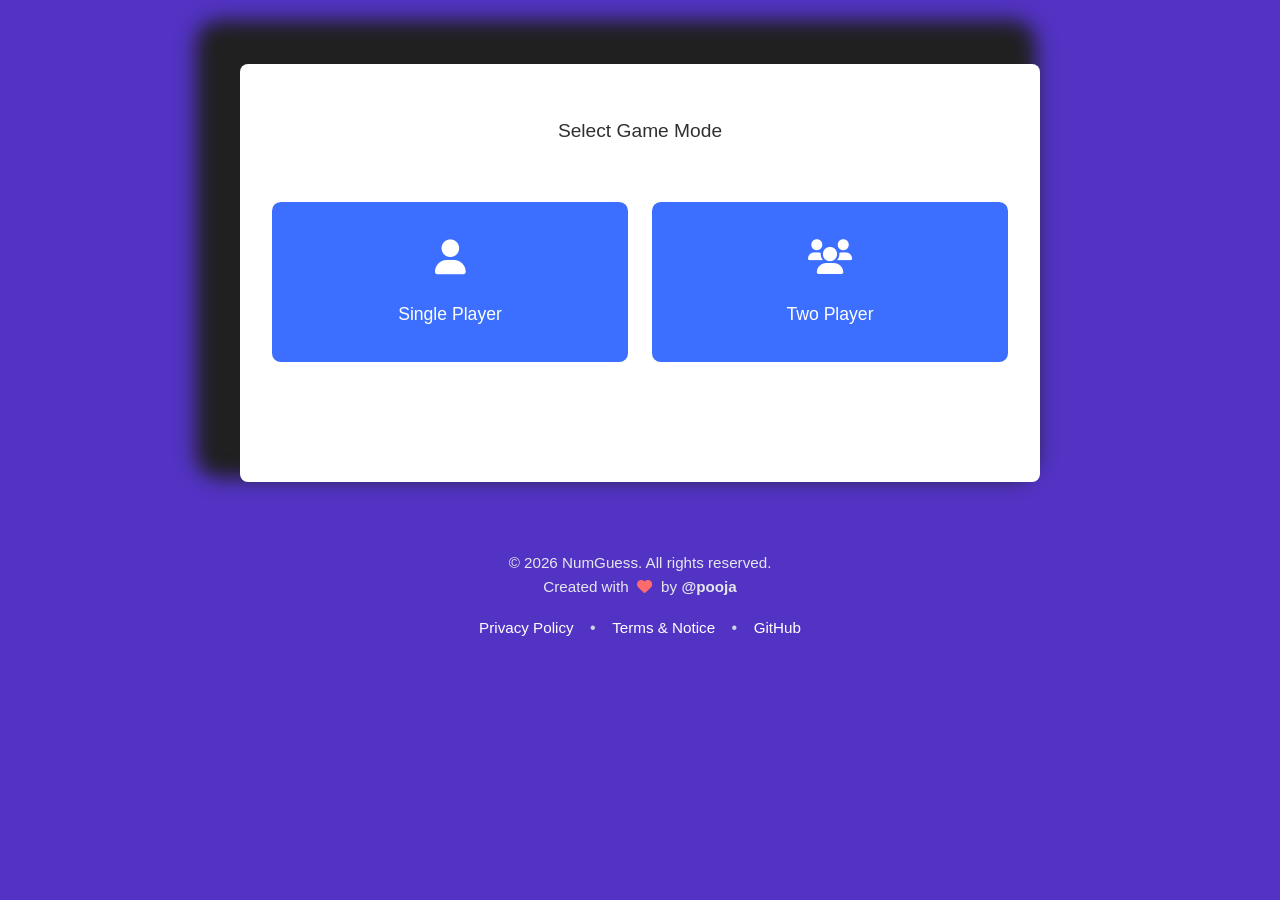
<file: index.html>
<!DOCTYPE html>
<html lang="en">
  <head>
    <meta charset="UTF-8">
    <meta name="viewport" content="width=device-width, initial-scale=1.0" />
    <meta http-equiv="Content-Security-Policy" content="default-src 'self'; script-src 'self'; style-src 'self' 'unsafe-inline' https://fonts.googleapis.com https://cdnjs.cloudflare.com; font-src 'self' https://fonts.gstatic.com https://cdnjs.cloudflare.com; connect-src 'self';">
    <title>Guess The Number Game</title>
    <!-- Google Font -->
    <link
      href="https://fonts.googleapis.com/css2?family=Poppins:wght@400;600&display=swap"
      rel="stylesheet"
    />
    <link
      rel="stylesheet"
      href="https://cdnjs.cloudflare.com/ajax/libs/font-awesome/6.0.0/css/all.min.css"
    />
    <!-- Stylesheet -->
    <link rel="stylesheet" href="style.css" />
  </head>
  <body>
    <div class="container">
      <!-- Mode Selection Screen -->
      <div id="mode-selection" class="mode-screen">
        <h3>Select Game Mode</h3>
        <div class="mode-buttons">
          <button id="single-player-btn" class="mode-btn">
            <i class="fa-solid fa-user"></i>
            <br>Single Player
          </button>
          <button id="two-player-btn" class="mode-btn">
            <i class="fa-solid fa-users"></i>
            <br>Two Player
          </button>
        </div>
      </div>

      <!-- Game Screen -->
      <div id="game" class="game-screen" style="display: none;">
        <h3 id="game-title">
          Hey there!<br/>
          I have chosen a number between 1 - 100.<br />
          Can you try to guess it?
        </h3>
        <div id="current-player" style="display: none; margin-bottom: 1.5em;"></div>
        <div class="input-wrapper">
          <input type="number" placeholder="00" id="guess" />
          <button id="check-btn">Guess</button>
        </div>
        <p id="no-of-guesses">No. Of Guesses: 0</p>
        <p id="guessed-nums">Guessed Numbers are: None</p>
        <!-- Two Player Stats -->
        <div id="two-player-stats" style="display: none; margin-top: 2em;">
          <div class="stats-container">
            <div class="player-card player-1-card">
              <div class="player-header">
                <i class="fa-solid fa-user-circle"></i>
                <h4>Player 1</h4>
              </div>
              <div class="player-info">
                <div class="stat-row">
                  <span class="stat-label">Guesses:</span>
                  <span id="player1-guesses" class="stat-value">0</span>
                </div>
                <div class="stat-row">
                  <span class="stat-label">Numbers:</span>
                  <span id="player1-numbers" class="stat-value">None</span>
                </div>
              </div>
            </div>

            <div class="player-card player-2-card">
              <div class="player-header">
                <i class="fa-solid fa-user-circle"></i>
                <h4>Player 2</h4>
              </div>
              <div class="player-info">
                <div class="stat-row">
                  <span class="stat-label">Guesses:</span>
                  <span id="player2-guesses" class="stat-value">0</span>
                </div>
                <div class="stat-row">
                  <span class="stat-label">Numbers:</span>
                  <span id="player2-numbers" class="stat-value">None</span>
                </div>
              </div>
            </div>
          </div>
        </div>
      </div>
      
      <button id="back-btn" style="display: none;">
        <i class="fa-solid fa-arrow-left"></i> Back
      </button>
      <button id="restart" style="display: none;">Restart<i class="fa-solid fa-arrow-rotate-left"></i></button>
      <button id="reveal-answer" style="display: none;">Reveal Answer</button>
      <div class="result">
        <div id="hint"></div>
      </div>
    </div>

    <!-- Footer -->
    <footer class="footer">
      <div class="footer-content">
        <div class="footer-section">
          <p>&copy; 2026 NumGuess. All rights reserved.</p>
          <p>Created with <i class="fa-solid fa-heart"></i> by <strong>@pooja</strong></p>
        </div>
        <div class="footer-links">
          <a href="privacy.html" target="_blank">Privacy Policy</a>
          <span class="separator">•</span>
          <a href="notice.html" target="_blank">Terms & Notice</a>
          <span class="separator">•</span>
          <a href="https://github.com/ipoojamittal/GuessTheNumber" target="_blank">GitHub</a>
        </div>
      </div>
    </footer>

    <!-- Script -->
    <script src="script.js"></script>
  </body>
</html>
</file>
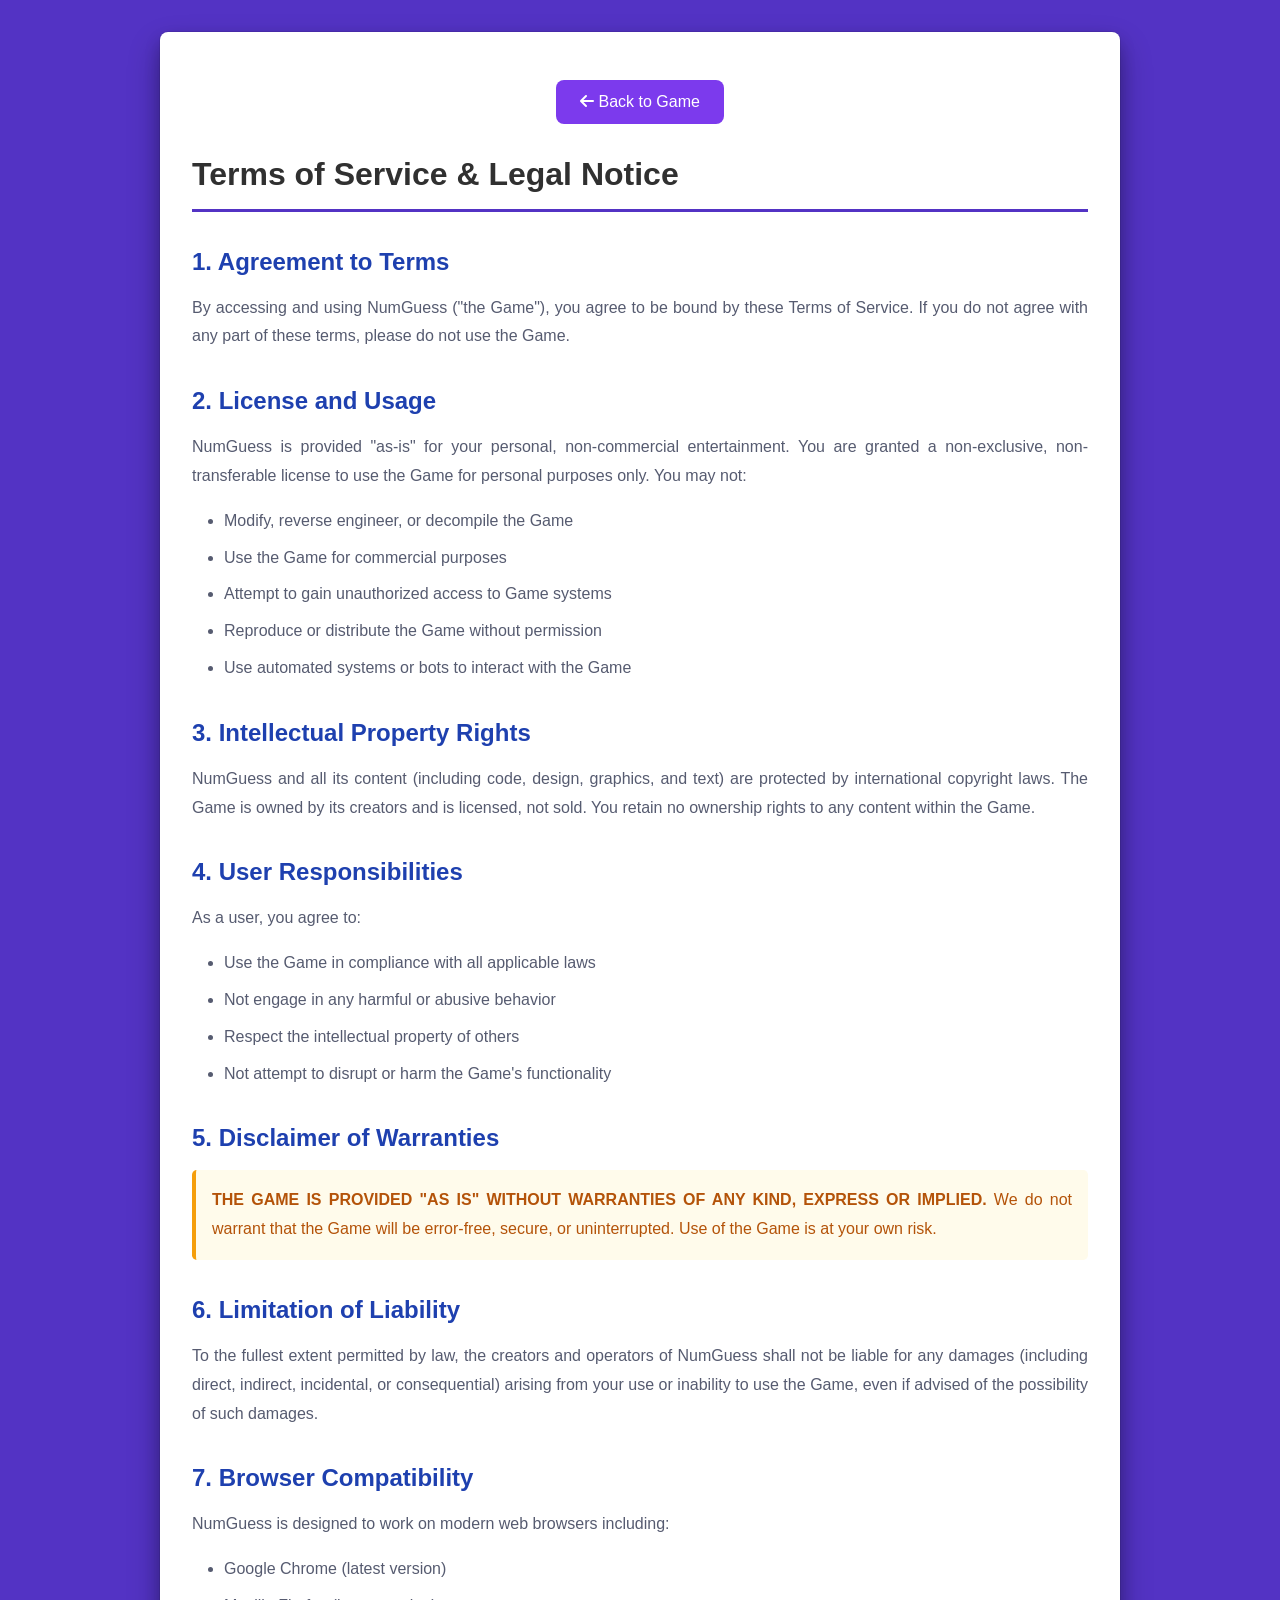
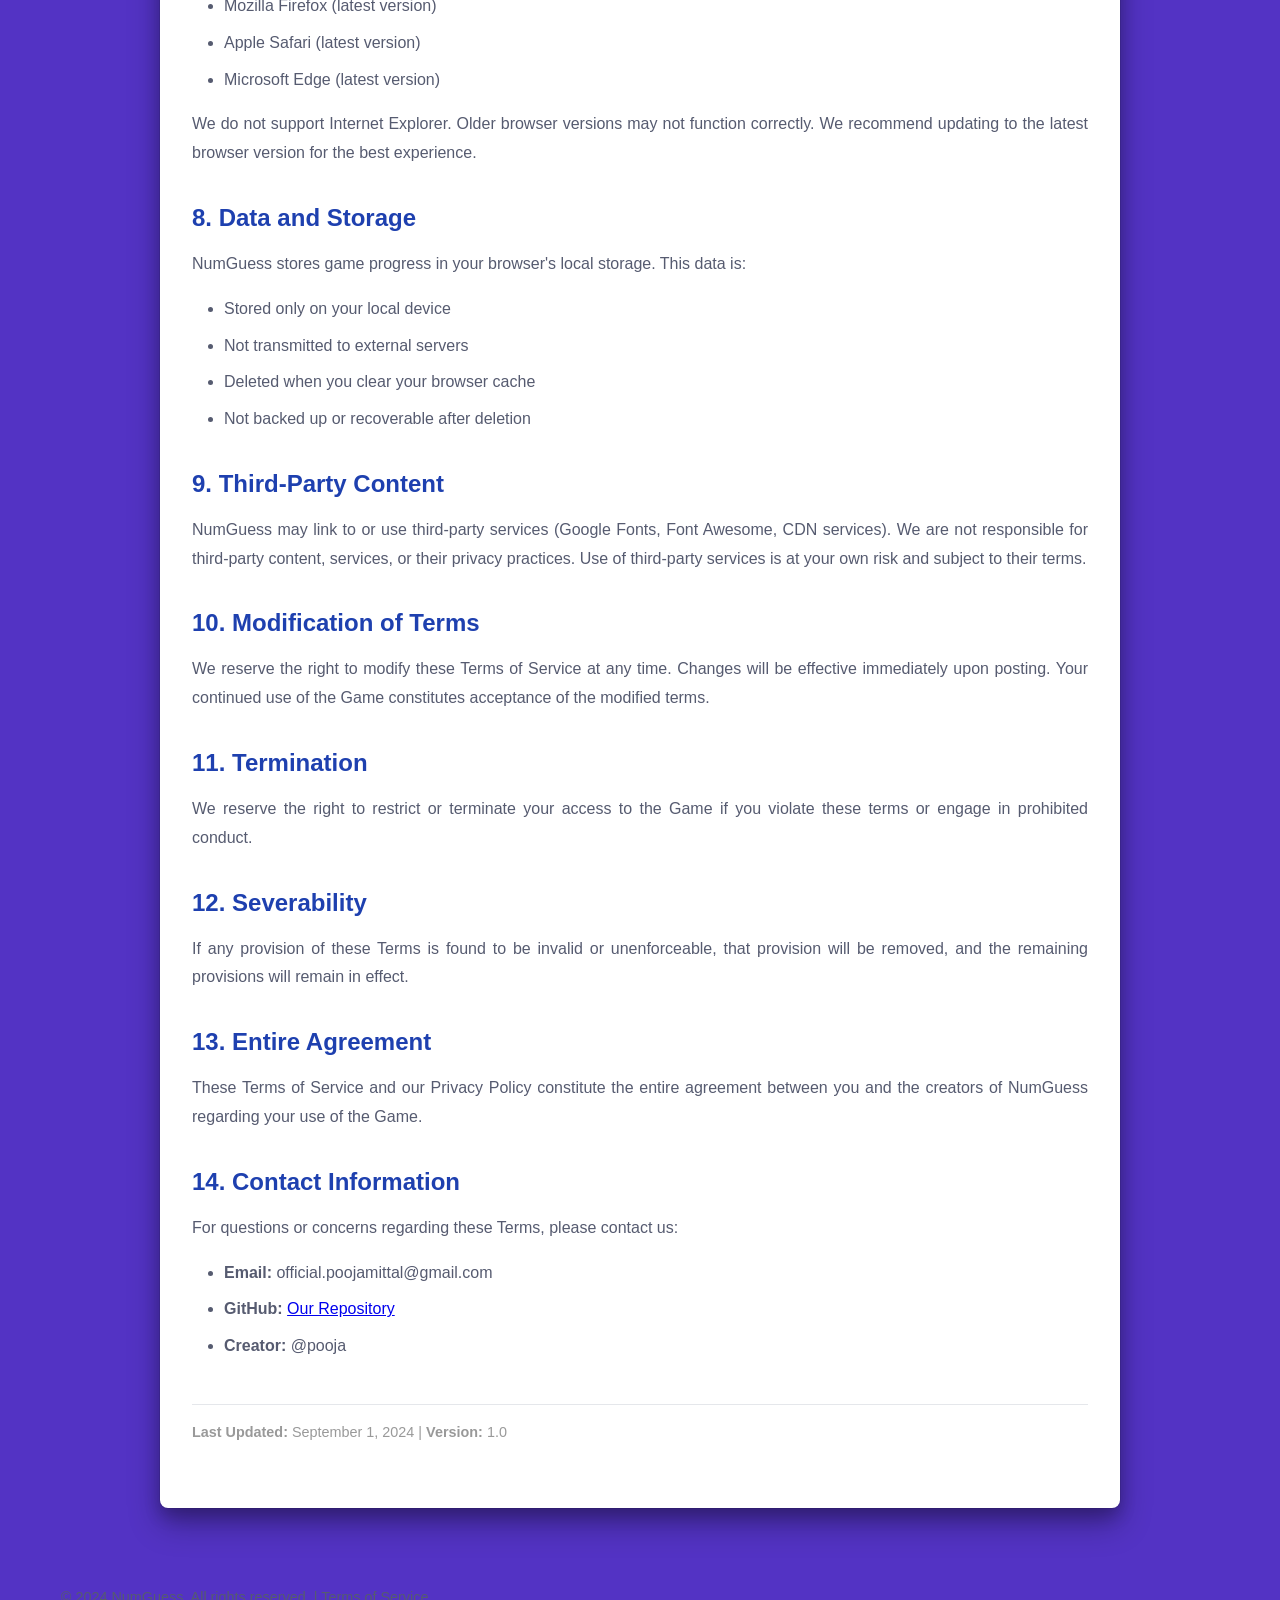
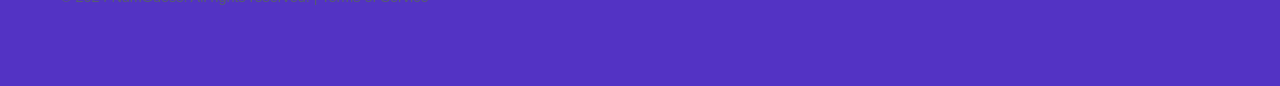
<file: notice.html>
<!DOCTYPE html>
<html lang="en">
<head>
    <meta charset="UTF-8">
    <meta name="viewport" content="width=device-width, initial-scale=1.0" />
    <meta http-equiv="Content-Security-Policy" content="default-src 'self'; script-src 'self'; style-src 'self' 'unsafe-inline' https://fonts.googleapis.com https://cdnjs.cloudflare.com; font-src 'self' https://fonts.gstatic.com https://cdnjs.cloudflare.com; connect-src 'self';">
    <title>Terms & Notice - NumGuess</title>
    <link href="https://fonts.googleapis.com/css2?family=Poppins:wght@400;600&display=swap" rel="stylesheet" />
    <link rel="stylesheet" href="https://cdnjs.cloudflare.com/ajax/libs/font-awesome/6.0.0/css/all.min.css" />
    <style>
        * {
            padding: 0;
            margin: 0;
            box-sizing: border-box;
            font-family: "Poppins", sans-serif;
        }
        body {
            background-color: #5333c4;
            padding: 2em;
        }
        .policy-container {
            width: min(90%, 60em);
            background-color: #ffffff;
            padding: 3em 2em;
            border-radius: 0.5em;
            box-shadow: 0 8px 16px rgba(0, 0, 0, 0.2), 0 16px 32px rgba(0, 0, 0, 0.3), 0 0 0 1px rgba(0, 0, 0, 0.08);
            margin: 0 auto 3em auto;
        }
        .back-button {
            text-align: center;
            margin-bottom: 2em;
        }
        .back-button a {
            display: inline-block;
            padding: 0.8em 1.5em;
            background-color: #7c3aed;
            color: #ffffff;
            text-decoration: none;
            border-radius: 0.5em;
            font-weight: 500;
            transition: background-color 0.3s ease;
        }
        .back-button a:hover {
            background-color: #6d28d9;
        }
        h1 {
            color: #303030;
            margin-bottom: 1em;
            font-size: 2em;
            border-bottom: 3px solid #5333c4;
            padding-bottom: 0.5em;
        }
        h2 {
            color: #1e40af;
            margin-top: 1.5em;
            margin-bottom: 0.75em;
            font-size: 1.5em;
        }
        p {
            color: #565b70;
            line-height: 1.8;
            margin-bottom: 1em;
            text-align: justify;
        }
        ul {
            margin-left: 2em;
            margin-bottom: 1em;
        }
        li {
            color: #565b70;
            line-height: 1.8;
            margin-bottom: 0.5em;
        }
        .last-updated {
            color: #999;
            font-size: 0.9em;
            margin-top: 3em;
            padding-top: 1em;
            border-top: 1px solid #e5e7eb;
        }
        .warning-box {
            background-color: #fffbeb;
            border-left: 4px solid #f59e0b;
            padding: 1em;
            margin: 1em 0;
            border-radius: 0.3em;
        }
        .warning-box p {
            color: #b45309;
            margin: 0;
        }
        footer {
            text-align: center;
            color: #e5e7eb;
            font-size: 0.9em;
            padding: 2em;
        }
    </style>
</head>
<body>
    <div class="policy-container">
        <div class="back-button">
            <a href="index.html"><i class="fa-solid fa-arrow-left"></i> Back to Game</a>
        </div>

        <h1>Terms of Service & Legal Notice</h1>

        <h2>1. Agreement to Terms</h2>
        <p>
            By accessing and using NumGuess ("the Game"), you agree to be bound by these Terms of Service. If you do not agree with any part of these terms, please do not use the Game.
        </p>

        <h2>2. License and Usage</h2>
        <p>
            NumGuess is provided "as-is" for your personal, non-commercial entertainment. You are granted a non-exclusive, non-transferable license to use the Game for personal purposes only. You may not:
        </p>
        <ul>
            <li>Modify, reverse engineer, or decompile the Game</li>
            <li>Use the Game for commercial purposes</li>
            <li>Attempt to gain unauthorized access to Game systems</li>
            <li>Reproduce or distribute the Game without permission</li>
            <li>Use automated systems or bots to interact with the Game</li>
        </ul>

        <h2>3. Intellectual Property Rights</h2>
        <p>
            NumGuess and all its content (including code, design, graphics, and text) are protected by international copyright laws. The Game is owned by its creators and is licensed, not sold. You retain no ownership rights to any content within the Game.
        </p>

        <h2>4. User Responsibilities</h2>
        <p>
            As a user, you agree to:
        </p>
        <ul>
            <li>Use the Game in compliance with all applicable laws</li>
            <li>Not engage in any harmful or abusive behavior</li>
            <li>Respect the intellectual property of others</li>
            <li>Not attempt to disrupt or harm the Game's functionality</li>
        </ul>

        <h2>5. Disclaimer of Warranties</h2>
        <div class="warning-box">
            <p>
                <strong>THE GAME IS PROVIDED "AS IS" WITHOUT WARRANTIES OF ANY KIND, EXPRESS OR IMPLIED.</strong> We do not warrant that the Game will be error-free, secure, or uninterrupted. Use of the Game is at your own risk.
            </p>
        </div>

        <h2>6. Limitation of Liability</h2>
        <p>
            To the fullest extent permitted by law, the creators and operators of NumGuess shall not be liable for any damages (including direct, indirect, incidental, or consequential) arising from your use or inability to use the Game, even if advised of the possibility of such damages.
        </p>

        <h2>7. Browser Compatibility</h2>
        <p>
            NumGuess is designed to work on modern web browsers including:
        </p>
        <ul>
            <li>Google Chrome (latest version)</li>
            <li>Mozilla Firefox (latest version)</li>
            <li>Apple Safari (latest version)</li>
            <li>Microsoft Edge (latest version)</li>
        </ul>
        <p>
            We do not support Internet Explorer. Older browser versions may not function correctly. We recommend updating to the latest browser version for the best experience.
        </p>

        <h2>8. Data and Storage</h2>
        <p>
            NumGuess stores game progress in your browser's local storage. This data is:
        </p>
        <ul>
            <li>Stored only on your local device</li>
            <li>Not transmitted to external servers</li>
            <li>Deleted when you clear your browser cache</li>
            <li>Not backed up or recoverable after deletion</li>
        </ul>

        <h2>9. Third-Party Content</h2>
        <p>
            NumGuess may link to or use third-party services (Google Fonts, Font Awesome, CDN services). We are not responsible for third-party content, services, or their privacy practices. Use of third-party services is at your own risk and subject to their terms.
        </p>

        <h2>10. Modification of Terms</h2>
        <p>
            We reserve the right to modify these Terms of Service at any time. Changes will be effective immediately upon posting. Your continued use of the Game constitutes acceptance of the modified terms.
        </p>

        <h2>11. Termination</h2>
        <p>
            We reserve the right to restrict or terminate your access to the Game if you violate these terms or engage in prohibited conduct.
        </p>

        <h2>12. Severability</h2>
        <p>
            If any provision of these Terms is found to be invalid or unenforceable, that provision will be removed, and the remaining provisions will remain in effect.
        </p>

        <h2>13. Entire Agreement</h2>
        <p>
            These Terms of Service and our Privacy Policy constitute the entire agreement between you and the creators of NumGuess regarding your use of the Game.
        </p>

        <h2>14. Contact Information</h2>
        <p>
            For questions or concerns regarding these Terms, please contact us:
        </p>
        <ul>
            <li><strong>Email:</strong> official.poojamittal@gmail.com</li>
            <li><strong>GitHub:</strong> <a href="https://github.com/ipoojamittal/GuessTheNumber" target="_blank">Our Repository</a></li>
            <li><strong>Creator:</strong> @pooja</li>
        </ul>

        <p class="last-updated">
            <strong>Last Updated:</strong> September 1, 2024 | <strong>Version:</strong> 1.0
        </p>
    </div>

    <footer>
        <p>&copy; 2024 NumGuess. All rights reserved. | Terms of Service</p>
    </footer>
</body>
</html>
</file>
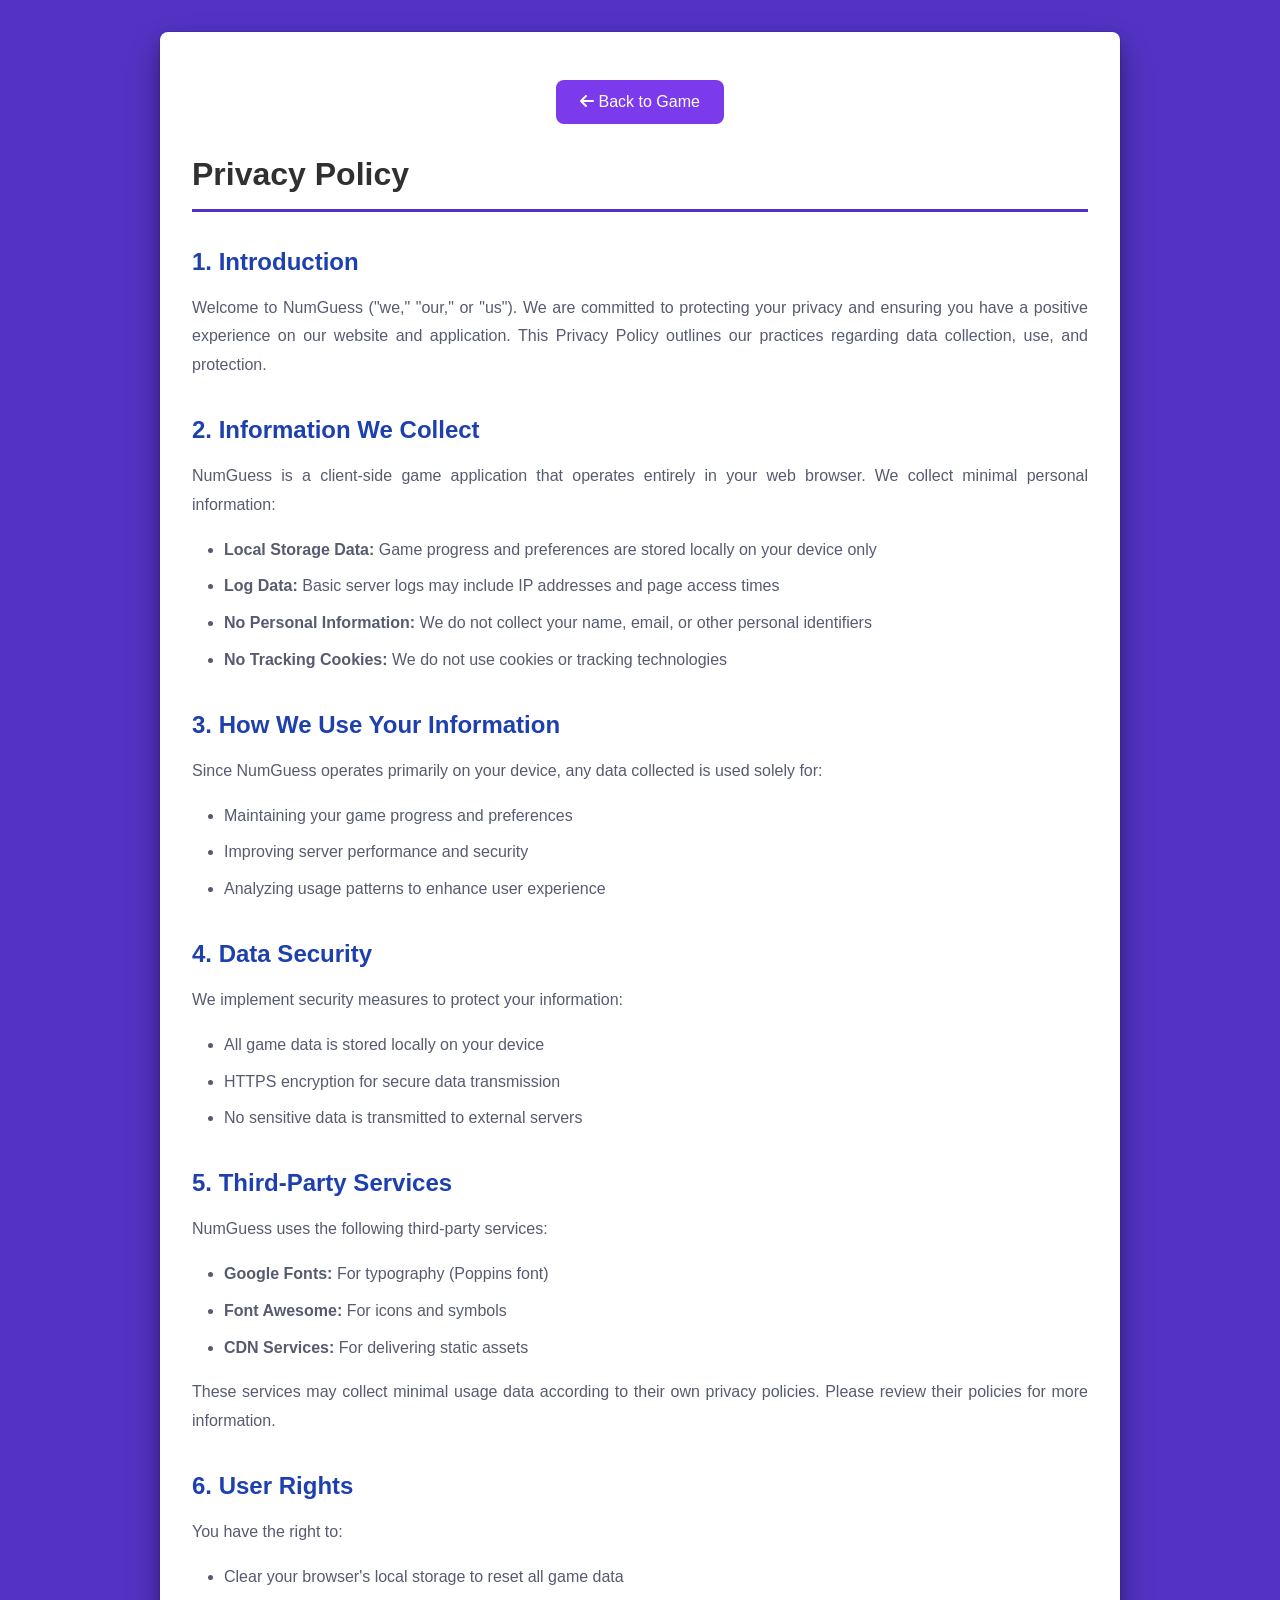
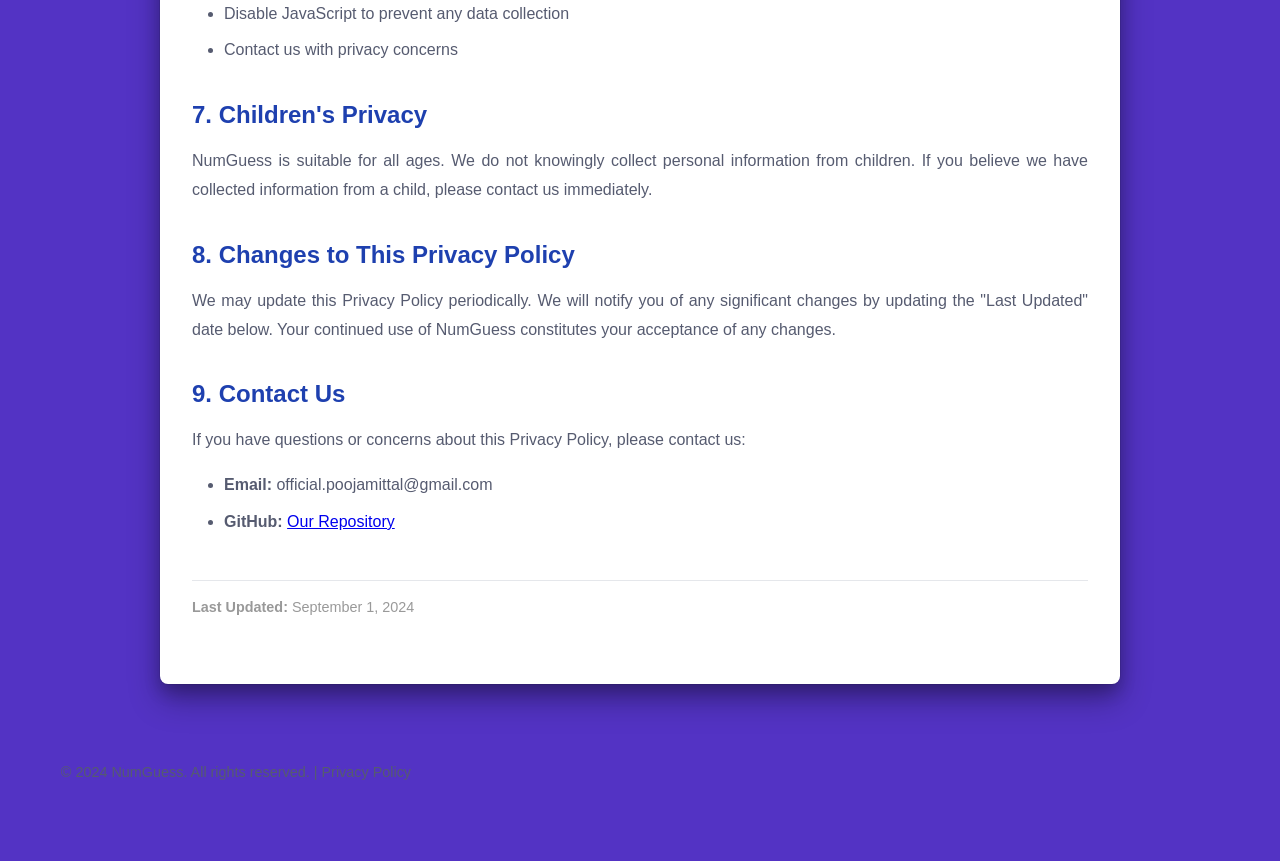
<file: privacy.html>
<!DOCTYPE html>
<html lang="en">
<head>
    <meta charset="UTF-8">
    <meta name="viewport" content="width=device-width, initial-scale=1.0" />
    <meta http-equiv="Content-Security-Policy" content="default-src 'self'; script-src 'self'; style-src 'self' 'unsafe-inline' https://fonts.googleapis.com https://cdnjs.cloudflare.com; font-src 'self' https://fonts.gstatic.com https://cdnjs.cloudflare.com; connect-src 'self';">
    <title>Privacy Policy - NumGuess</title>
    <link href="https://fonts.googleapis.com/css2?family=Poppins:wght@400;600&display=swap" rel="stylesheet" />
    <link rel="stylesheet" href="https://cdnjs.cloudflare.com/ajax/libs/font-awesome/6.0.0/css/all.min.css" />
    <style>
        * {
            padding: 0;
            margin: 0;
            box-sizing: border-box;
            font-family: "Poppins", sans-serif;
        }
        body {
            background-color: #5333c4;
            padding: 2em;
        }
        .policy-container {
            width: min(90%, 60em);
            background-color: #ffffff;
            padding: 3em 2em;
            border-radius: 0.5em;
            box-shadow: 0 8px 16px rgba(0, 0, 0, 0.2), 0 16px 32px rgba(0, 0, 0, 0.3), 0 0 0 1px rgba(0, 0, 0, 0.08);
            margin: 0 auto 3em auto;
        }
        .back-button {
            text-align: center;
            margin-bottom: 2em;
        }
        .back-button a {
            display: inline-block;
            padding: 0.8em 1.5em;
            background-color: #7c3aed;
            color: #ffffff;
            text-decoration: none;
            border-radius: 0.5em;
            font-weight: 500;
            transition: background-color 0.3s ease;
        }
        .back-button a:hover {
            background-color: #6d28d9;
        }
        h1 {
            color: #303030;
            margin-bottom: 1em;
            font-size: 2em;
            border-bottom: 3px solid #5333c4;
            padding-bottom: 0.5em;
        }
        h2 {
            color: #1e40af;
            margin-top: 1.5em;
            margin-bottom: 0.75em;
            font-size: 1.5em;
        }
        p {
            color: #565b70;
            line-height: 1.8;
            margin-bottom: 1em;
            text-align: justify;
        }
        ul {
            margin-left: 2em;
            margin-bottom: 1em;
        }
        li {
            color: #565b70;
            line-height: 1.8;
            margin-bottom: 0.5em;
        }
        .last-updated {
            color: #999;
            font-size: 0.9em;
            margin-top: 3em;
            padding-top: 1em;
            border-top: 1px solid #e5e7eb;
        }
        footer {
            text-align: center;
            color: #e5e7eb;
            font-size: 0.9em;
            padding: 2em;
        }
    </style>
</head>
<body>
    <div class="policy-container">
        <div class="back-button">
            <a href="index.html"><i class="fa-solid fa-arrow-left"></i> Back to Game</a>
        </div>

        <h1>Privacy Policy</h1>

        <h2>1. Introduction</h2>
        <p>
            Welcome to NumGuess ("we," "our," or "us"). We are committed to protecting your privacy and ensuring you have a positive experience on our website and application. This Privacy Policy outlines our practices regarding data collection, use, and protection.
        </p>

        <h2>2. Information We Collect</h2>
        <p>
            NumGuess is a client-side game application that operates entirely in your web browser. We collect minimal personal information:
        </p>
        <ul>
            <li><strong>Local Storage Data:</strong> Game progress and preferences are stored locally on your device only</li>
            <li><strong>Log Data:</strong> Basic server logs may include IP addresses and page access times</li>
            <li><strong>No Personal Information:</strong> We do not collect your name, email, or other personal identifiers</li>
            <li><strong>No Tracking Cookies:</strong> We do not use cookies or tracking technologies</li>
        </ul>

        <h2>3. How We Use Your Information</h2>
        <p>
            Since NumGuess operates primarily on your device, any data collected is used solely for:
        </p>
        <ul>
            <li>Maintaining your game progress and preferences</li>
            <li>Improving server performance and security</li>
            <li>Analyzing usage patterns to enhance user experience</li>
        </ul>

        <h2>4. Data Security</h2>
        <p>
            We implement security measures to protect your information:
        </p>
        <ul>
            <li>All game data is stored locally on your device</li>
            <li>HTTPS encryption for secure data transmission</li>
            <li>No sensitive data is transmitted to external servers</li>
        </ul>

        <h2>5. Third-Party Services</h2>
        <p>
            NumGuess uses the following third-party services:
        </p>
        <ul>
            <li><strong>Google Fonts:</strong> For typography (Poppins font)</li>
            <li><strong>Font Awesome:</strong> For icons and symbols</li>
            <li><strong>CDN Services:</strong> For delivering static assets</li>
        </ul>
        <p>
            These services may collect minimal usage data according to their own privacy policies. Please review their policies for more information.
        </p>

        <h2>6. User Rights</h2>
        <p>
            You have the right to:
        </p>
        <ul>
            <li>Clear your browser's local storage to reset all game data</li>
            <li>Disable JavaScript to prevent any data collection</li>
            <li>Contact us with privacy concerns</li>
        </ul>

        <h2>7. Children's Privacy</h2>
        <p>
            NumGuess is suitable for all ages. We do not knowingly collect personal information from children. If you believe we have collected information from a child, please contact us immediately.
        </p>

        <h2>8. Changes to This Privacy Policy</h2>
        <p>
            We may update this Privacy Policy periodically. We will notify you of any significant changes by updating the "Last Updated" date below. Your continued use of NumGuess constitutes your acceptance of any changes.
        </p>

        <h2>9. Contact Us</h2>
        <p>
            If you have questions or concerns about this Privacy Policy, please contact us:
        </p>
        <ul>
            <li><strong>Email:</strong> official.poojamittal@gmail.com</li>
            <li><strong>GitHub:</strong> <a href="https://github.com/ipoojamittal/NumGuess" target="_blank">Our Repository</a></li>
        </ul>

        <p class="last-updated">
            <strong>Last Updated:</strong> September 1, 2024
        </p>
    </div>

    <footer>
        <p>&copy; 2024 NumGuess. All rights reserved. | Privacy Policy</p>
    </footer>
</body>
</html>
</file>
<file: style.css>
* {
  padding: 0;
  margin: 0;
  box-sizing: border-box;
  font-family: "Poppins", sans-serif;
}
body {
  background-color: #5333c4;
  display: flex;
  flex-direction: column;
  align-items: center;
  justify-content: flex-start;
  min-height: 100vh;
  padding: 2em 5em;
}
.container {
  width: min(90%, 50em);
  background-color: #ffffff;
  padding: 3em 2em;
  border-radius: 0.5em;
  box-shadow: -1.5em -1.5em 20px 20px #202020;
  text-align: center;
  max-height: 90vh;
  overflow-y: auto;
  margin-top: 2em;
  margin-bottom: 2em;
}
/* Mode Selection Screen */
.mode-screen {
  display: flex;
  flex-direction: column;
  gap: 2em;
}
.mode-buttons {
  display: grid;
  grid-template-columns: 1fr 1fr;
  gap: 1.5em;
}
.mode-btn {
  padding: 2em 1em;
  font-size: 1.1em;
  background-color: #3c6fff;
  color: #ffffff;
  border: 2px solid #3c6fff;
  border-radius: 0.5em;
  cursor: pointer;
  transition: all 0.3s ease;
  display: flex;
  flex-direction: column;
  align-items: center;
  justify-content: center;
  gap: 0.5em;
}
.mode-btn i {
  font-size: 2em;
}
.mode-btn:hover {
  background-color: #2a4fb8;
  border-color: #2a4fb8;
  transform: scale(1.05);
}
.game-screen {
  display: flex;
  flex-direction: column;
}
#current-player {
  display: inline-block;
  margin: 0 auto 1.5em auto;
  padding: 0.75em 1.5em;
  color: #ffffff;
  font-weight: 700;
  font-size: 1em;
  border-radius: 50px;
  animation: pulse-glow 1.5s ease-in-out infinite;
  transition: all 0.3s ease;
}
#current-player.player-1 {
  background: linear-gradient(135deg, #3c6fff 0%, #2a4fb8 100%);
  box-shadow: 0 4px 12px rgba(60, 111, 255, 0.3);
}
#current-player.player-1:hover {
  box-shadow: 0 6px 16px rgba(60, 111, 255, 0.5);
}
#current-player.player-2 {
  background: linear-gradient(135deg, #ff6b6b 0%, #e53e3e 100%);
  box-shadow: 0 4px 12px rgba(255, 107, 107, 0.3);
}
#current-player.player-2:hover {
  box-shadow: 0 6px 16px rgba(255, 107, 107, 0.5);
}
#current-player span {
  font-size: 1.1em;
  display: inline-block;
  margin-left: 0.5em;
}
@keyframes pulse-glow {
  0%, 100% {
    box-shadow: 0 4px 12px rgba(60, 111, 255, 0.3);
  }
  50% {
    box-shadow: 0 4px 20px rgba(60, 111, 255, 0.6);
  }
}
.player-stats {
  display: grid;
  grid-template-columns: 1fr 1fr;
  gap: 1em;
}
.player-stats p {
  background-color: #f5f5f5;
  padding: 0.8em;
  border-radius: 0.3em;
}
#player1-stats {
  background-color: #e3f2fd;
  color: #1e40af;
  border-left: 4px solid #3c6fff;
}
#player2-stats {
  background-color: #fce4ec;
  color: #b91c1c;
  border-left: 4px solid #ff6b6b;
}
/* Two Player Stats - Card Layout */
.stats-container {
  display: grid;
  grid-template-columns: 1fr 1fr;
  gap: 1.5em;
  padding: 0;
}
.player-card {
  border-radius: 0.75em;
  padding: 1.5em;
  box-shadow: 0 2px 8px rgba(0, 0, 0, 0.1);
  transition: transform 0.3s ease, box-shadow 0.3s ease;
}
.player-card:hover {
  transform: translateY(-2px);
  box-shadow: 0 4px 12px rgba(0, 0, 0, 0.15);
}
.player-1-card {
  background: linear-gradient(135deg, #e3f2fd 0%, #bbdefb 100%);
  border-top: 4px solid #3c6fff;
}
.player-2-card {
  background: linear-gradient(135deg, #fce4ec 0%, #f8bbd0 100%);
  border-top: 4px solid #ff6b6b;
}
.player-header {
  display: flex;
  align-items: center;
  gap: 0.75em;
  margin-bottom: 1.25em;
  padding-bottom: 1em;
  border-bottom: 2px solid rgba(255, 255, 255, 0.5);
}
.player-header i {
  font-size: 1.8em;
}
.player-1-card .player-header i {
  color: #3c6fff;
}
.player-2-card .player-header i {
  color: #ff6b6b;
}
.player-header h4 {
  margin: 0;
  font-size: 1.1em;
  font-weight: 600;
}
.player-1-card .player-header h4 {
  color: #1e40af;
}
.player-2-card .player-header h4 {
  color: #b91c1c;
}
.player-info {
  display: flex;
  flex-direction: column;
  gap: 1em;
}
.stat-row {
  display: flex;
  justify-content: space-between;
  align-items: center;
  padding: 0.75em;
  background-color: rgba(255, 255, 255, 0.6);
  border-radius: 0.5em;
  font-size: 0.95em;
}
.stat-label {
  font-weight: 600;
  color: #555;
}
.stat-value {
  font-weight: 700;
  font-size: 1.1em;
  word-break: break-all;
}
.player-1-card .stat-value {
  color: #3c6fff;
}
.player-2-card .stat-value {
  color: #ff6b6b;
}
h3 {
  font-size: 1.2em;
  font-weight: 500;
  line-height: 2em;
  color: #303030;
  margin-bottom: 1em;
}
.input-wrapper {
  width: 70%;
  display: grid;
  grid-template-columns: 2fr 3fr;
  gap: 1em;
  margin: 3em auto 1.5em auto;
}
input[type="number"] {
  width: 100%;
  padding: 1em;
  font-size: 1.2em;
  text-align: center;
  border: 2px solid #adaeae;
  border-radius: 0.3em;
  outline: none;
  appearance: text-field;
  -moz-appearance: textfield;
}
input[type="number"]::-webkit-outer-spin-button,
input[type="number"]::-webkit-inner-spin-button {
  -webkit-appearance: none;
  margin: 0;
}
input[type="number"]:focus {
  border-color: #3c6fff;
}
button {
  font-size: 1em;
  background-color: #3c6fff;
  color: #ffffff;
  border: none;
  outline: none;
  border-radius: 0.5em;
  font-weight: 500;
  cursor: pointer;
}
#back-btn {
  margin: 1em auto 0.5em auto;
  padding: 0.8em 1em;
  display: block;
  color: #ffffff;
  background-color: #7c3aed;
  font-size: 0.95em;
}
#back-btn:hover {
  background-color: #6d28d9;
}
#restart {
  margin: 0.5em auto 0 auto;
  padding: 0.8em 1em;
  display: block;
  color:#ffffff;
  background-color: #d72222;
}
#reveal-answer {
  margin: 0.5em auto 0 auto;
  padding: 0.8em 1em;
  display: block;
  background-color: #553bf5;
  font-size: 0.9em;
  opacity: 0.7;
  transition: opacity 0.3s ease;
  
}
#reveal-answer:hover {
  opacity: 1;
}
.result {
  margin-top: 1.5em;
  min-height: 3em;
}
p {
  font-size: 1em;
  font-weight: 400;
  color: #565b70;
  word-break: break-all;
}
.error,
.success {
  padding: 1em;
  border-radius: 0.3em;
  margin-bottom: 1em;
  animation: pop 0.4s forwards;
  transform: scale(0);
  min-height: auto;
}
.error {
  background-color: #ffcbcb;
  color: #ff3e3e;
}
.warning {
  background-color: #fff3cd;
  color: #ff9800;
}
.success {
  background-color: #b9ffd5;
  color: #05c451;
}
@keyframes pop {
  0% {
    transform: scale(0);
  }
  100% {
    transform: scale(1);
  }
}
@keyframes pulse-glow {
  0%, 100% {
    box-shadow: 0 0 10px rgba(60, 110, 255, 0.4);
  }
  50% {
    box-shadow: 0 0 20px rgba(60, 110, 255, 0.8);
  }
}
#current-player {
  display: inline-block;
  padding: 0.75em 1.5em;
  border-radius: 50px;
  color: #ffffff;
  font-weight: 600;
  font-size: 1em;
}
#current-player.player-1 {
  background: linear-gradient(135deg, #3c6fff 0%, #2a4fb8 100%);
  animation: pulse-glow 1.5s infinite;
}
#current-player.player-2 {
  background: linear-gradient(135deg, #ff6b6b 0%, #e53e3e 100%);
  animation: pulse-glow 1.5s infinite;
}

/* Footer Styles */
.footer {
  width: 100%;
  background-color: #5333c4;
  padding: 2em 1em;
  text-align: center;
  margin-top: 0;
}
.footer-content {
  max-width: 50em;
  margin: 0 auto;
}
.footer-section {
  margin-bottom: 1em;
}
.footer-section p {
  color: #e5e7eb;
  font-size: 0.95em;
  margin: 0.5em 0;
}
.footer-section i {
  color: #ff6b6b;
  margin: 0 0.3em;
}
.footer-links {
  margin-top: 1.5em;
}
.footer-links a {
  color: #ffffff;
  text-decoration: none;
  font-size: 0.95em;
  transition: color 0.3s ease;
  font-weight: 500;
}
.footer-links a:hover {
  color: #fbbf24;
  text-decoration: underline;
}
.footer-links .separator {
  color: #cbd5e1;
  margin: 0 0.75em;
}
</file>
